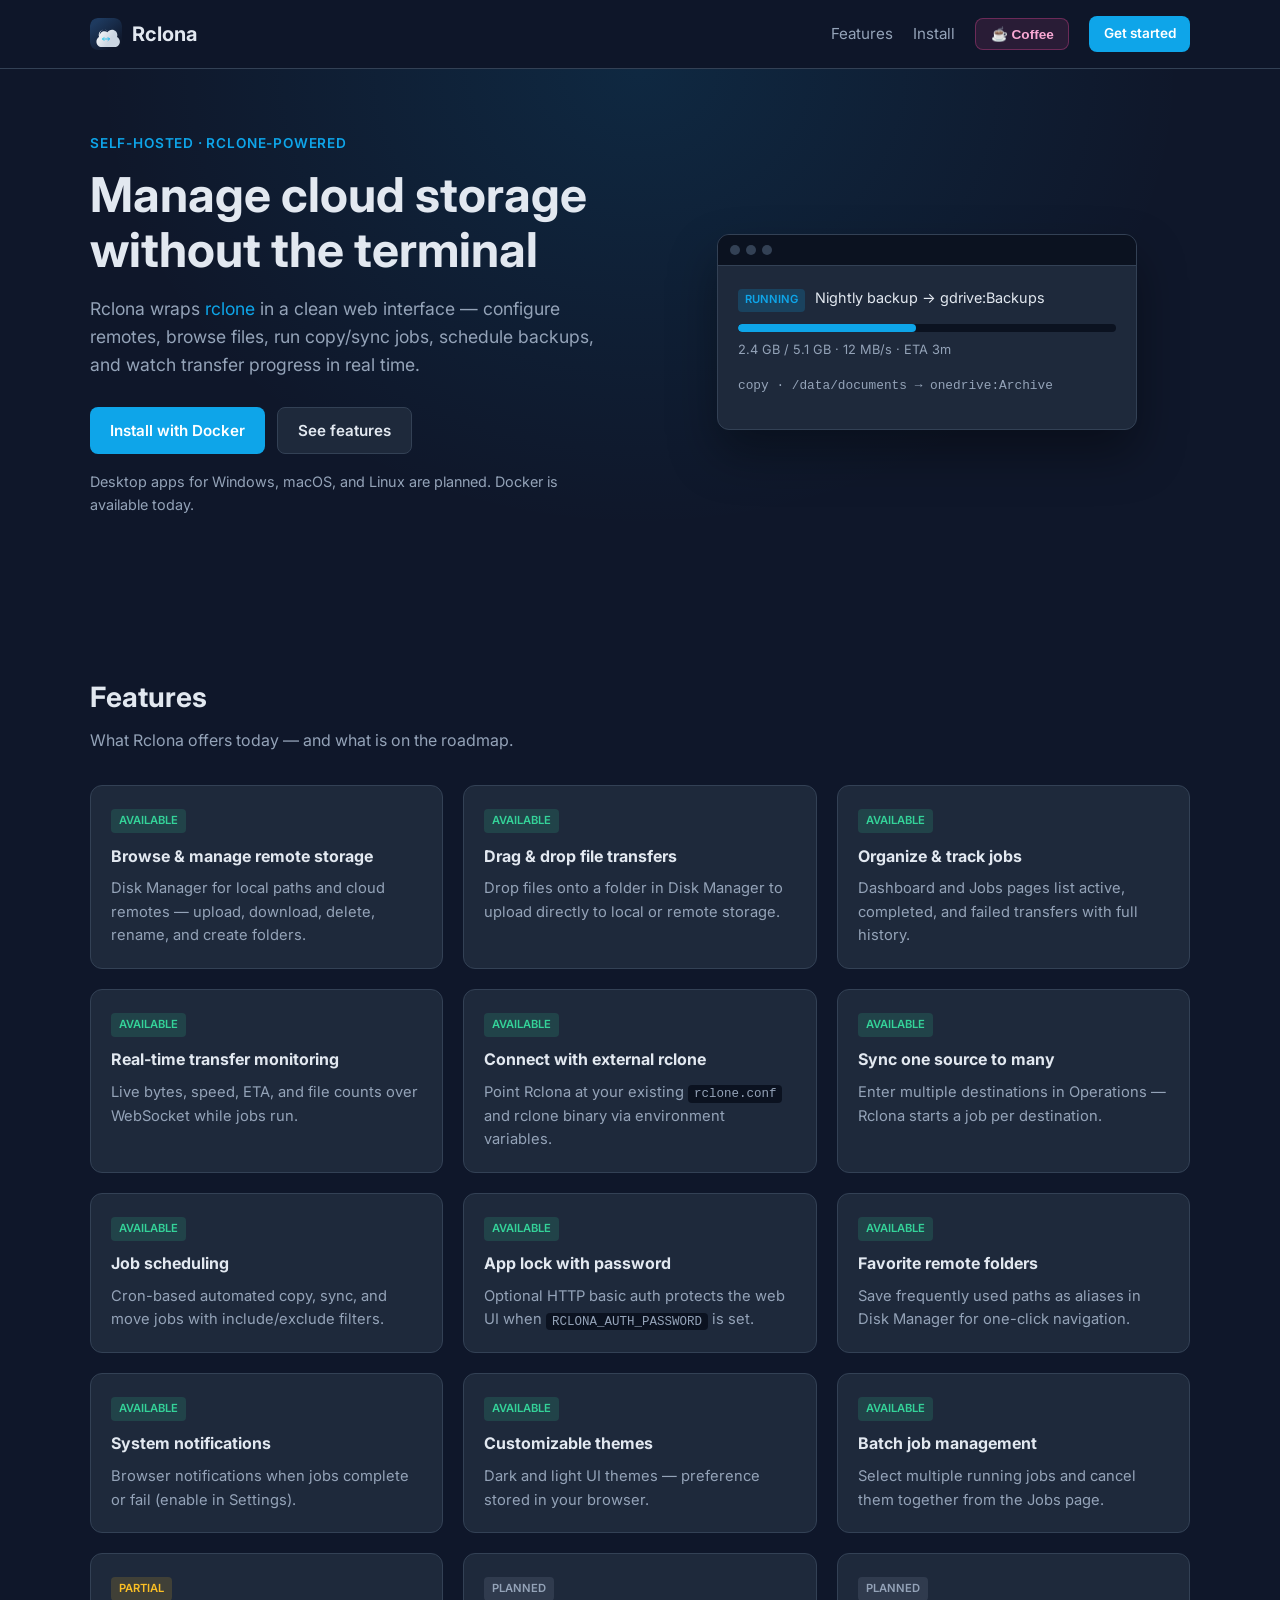
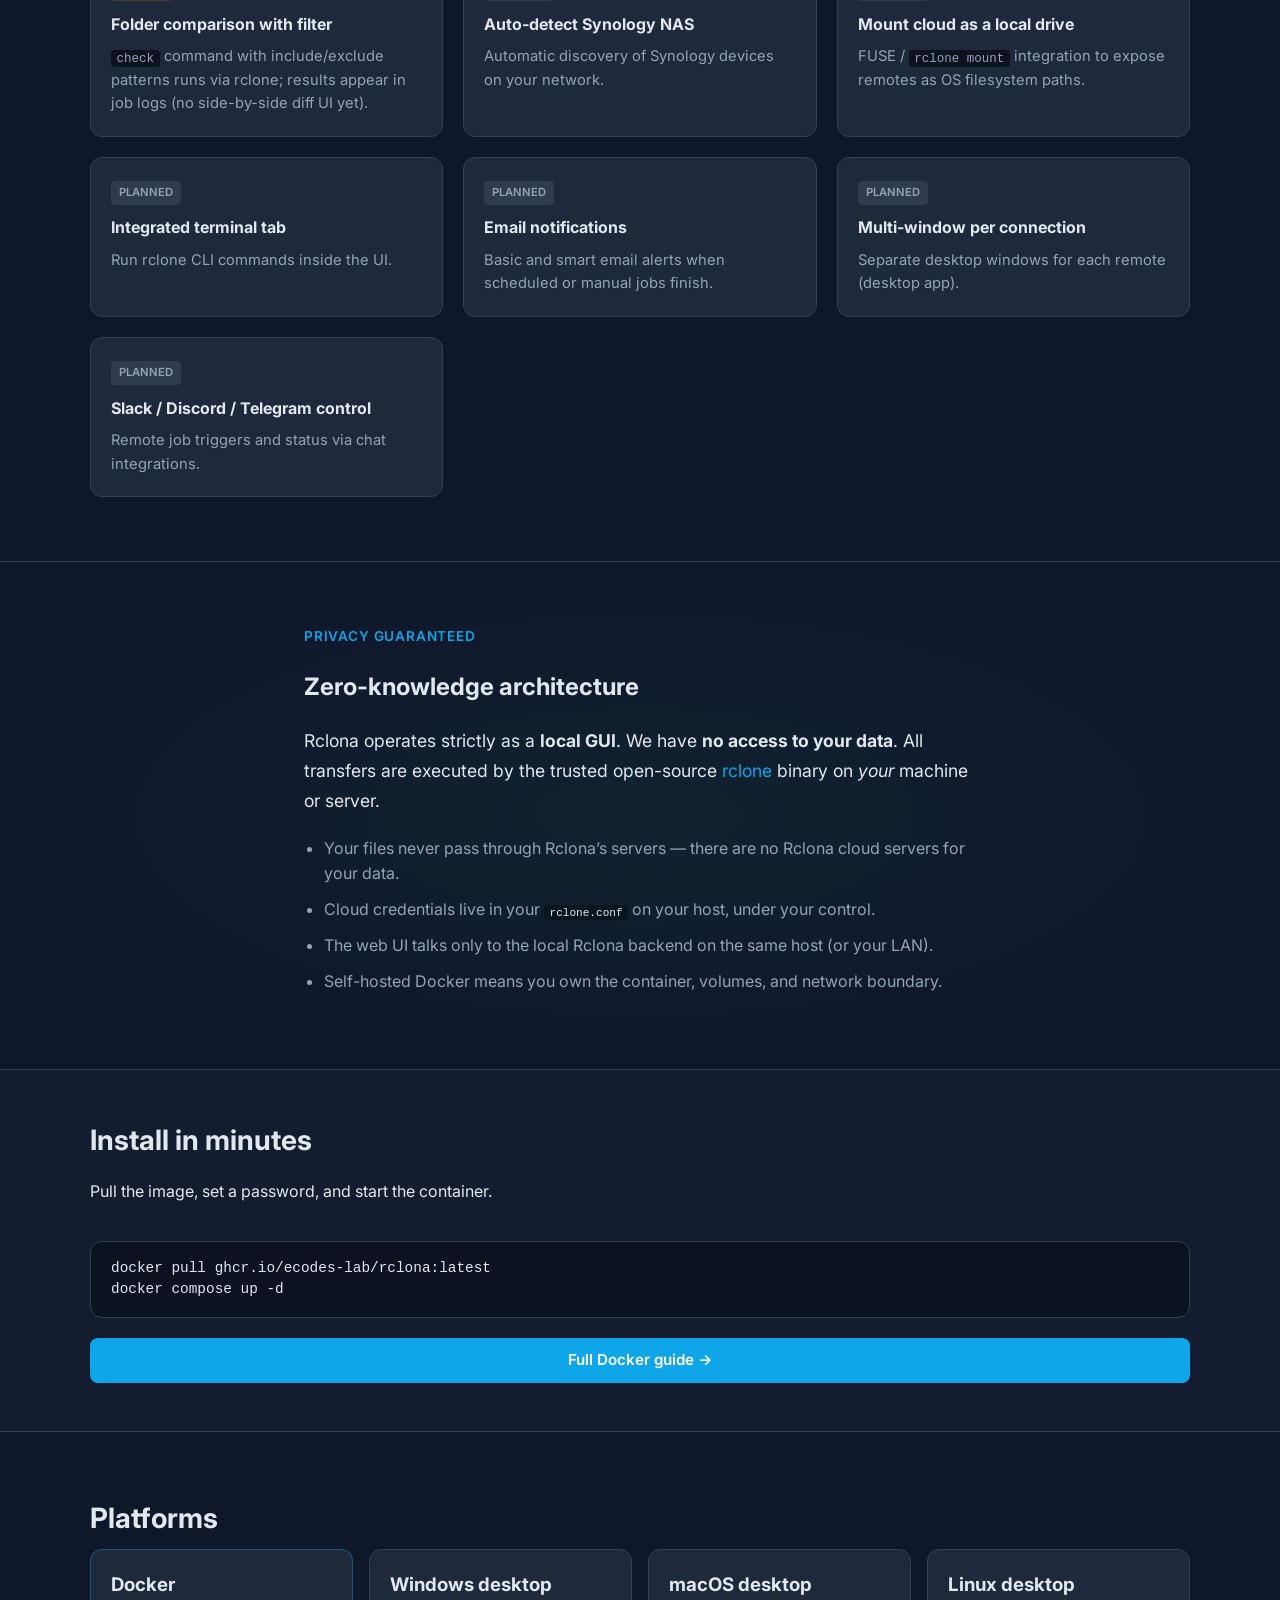
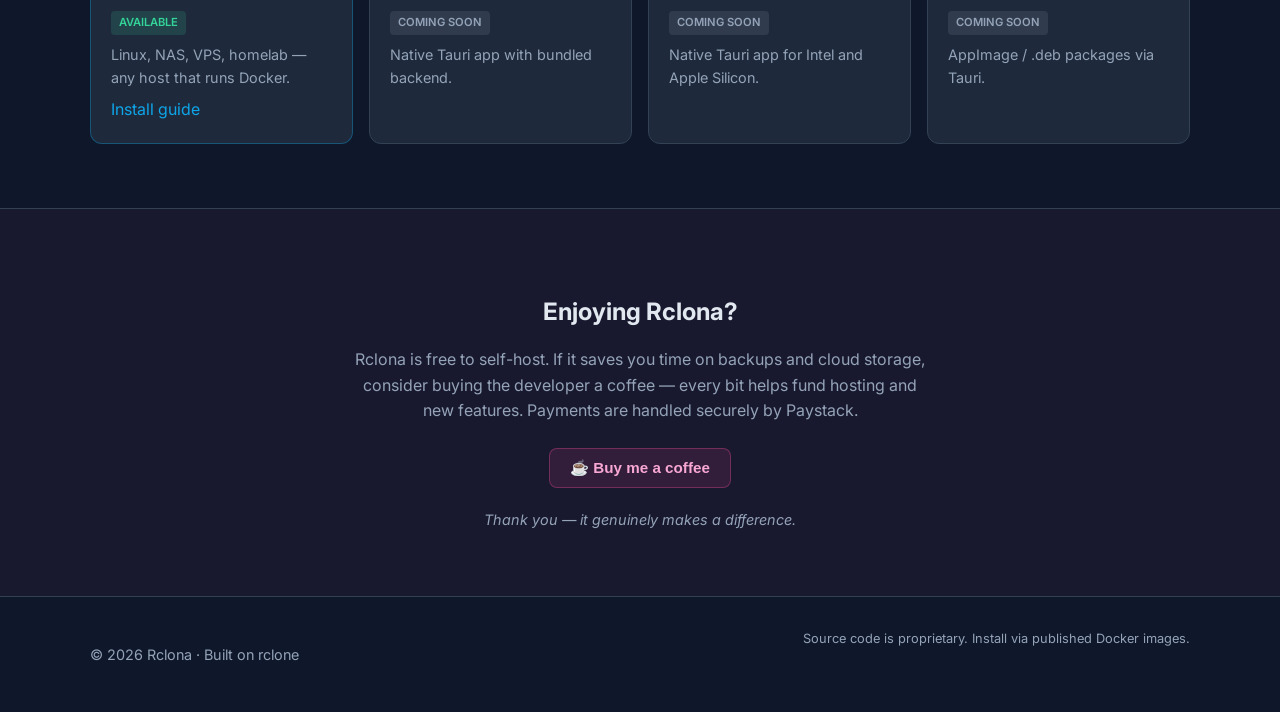
<file: index.html>
<!DOCTYPE html>
<html lang="en">
<head>
  <meta charset="UTF-8" />
  <meta name="viewport" content="width=device-width, initial-scale=1.0" />
  <meta name="description" content="Rclona — a modern web UI for rclone. Manage cloud storage, run backups, schedule sync jobs, and monitor transfers." />
  <meta name="robots" content="index, follow" />
  <meta name="theme-color" content="#0f172a" />
  <title>Rclona — Web UI for rclone</title>
  <link rel="canonical" href="https://rclona.ecodevsystem.com/" />
  <meta property="og:type" content="website" />
  <meta property="og:site_name" content="Rclona" />
  <meta property="og:title" content="Rclona — Web UI for rclone" />
  <meta property="og:description" content="Rclona — a modern web UI for rclone. Manage cloud storage, run backups, schedule sync jobs, and monitor transfers." />
  <meta property="og:url" content="https://rclona.ecodevsystem.com/" />
  <meta property="og:image" content="https://rclona.ecodevsystem.com/assets/images/logo.png" />
  <meta property="og:image:width" content="1024" />
  <meta property="og:image:height" content="1024" />
  <meta name="twitter:card" content="summary" />
  <meta name="twitter:title" content="Rclona — Web UI for rclone" />
  <meta name="twitter:description" content="Rclona — a modern web UI for rclone. Manage cloud storage, run backups, schedule sync jobs, and monitor transfers." />
  <meta name="twitter:image" content="https://rclona.ecodevsystem.com/assets/images/logo.png" />
  <link rel="icon" type="image/svg+xml" href="assets/images/favicon.svg" />
  <link rel="apple-touch-icon" href="assets/images/apple-touch-icon.png" />
  <script type="application/ld+json">
  {
    "@context": "https://schema.org",
    "@type": "SoftwareApplication",
    "name": "Rclona",
    "applicationCategory": "UtilitiesApplication",
    "operatingSystem": "Linux, Docker",
    "description": "A modern web UI for rclone. Manage cloud storage, run backups, schedule sync jobs, and monitor transfers.",
    "url": "https://rclona.ecodevsystem.com/",
    "image": "https://rclona.ecodevsystem.com/assets/images/logo.png",
    "offers": {
      "@type": "Offer",
      "price": "0",
      "priceCurrency": "USD"
    }
  }
  </script>
  <link rel="preconnect" href="https://fonts.googleapis.com" />
  <link rel="preconnect" href="https://fonts.gstatic.com" crossorigin />
  <link href="https://fonts.googleapis.com/css2?family=Inter:wght@400;500;600;700&display=swap" rel="stylesheet" />
  <link rel="stylesheet" href="assets/css/style.css" />
</head>
<body>
  <header class="site-header">
    <div class="container header-inner">
      <a class="logo" href="index.html">
        <img src="assets/images/logo.svg" alt="Rclona" width="32" height="32" class="logo-mark" />
        <span>Rclona</span>
      </a>
      <nav>
        <a href="#features">Features</a>
        <!-- <a href="#privacy">Privacy</a> -->
        <a href="install/docker.html">Install</a>
        <button type="button" class="btn btn-donate btn-sm" data-donate-open data-donate-ui>☕ Coffee</button>
        <a href="install/docker.html" class="btn btn-primary btn-sm">Get started</a>
      </nav>
    </div>
  </header>

  <main>
    <section class="hero">
      <div class="container hero-grid">
        <div>
          <p class="eyebrow">Self-hosted · rclone-powered</p>
          <h1>Manage cloud storage without the terminal</h1>
          <p class="lead">
            Rclona wraps <a href="https://rclone.org/" target="_blank" rel="noopener">rclone</a>
            in a clean web interface — configure remotes, browse files, run copy/sync jobs,
            schedule backups, and watch transfer progress in real time.
          </p>
          <div class="hero-actions">
            <a href="install/docker.html" class="btn btn-primary">Install with Docker</a>
            <a href="#features" class="btn btn-secondary">See features</a>
          </div>
          <p class="hero-note">
            Desktop apps for Windows, macOS, and Linux are planned. Docker is available today.
          </p>
        </div>
        <div class="hero-card">
          <div class="mock-window">
            <div class="mock-titlebar"><span></span><span></span><span></span></div>
            <div class="mock-body">
              <div class="mock-row"><span class="pill blue">running</span> Nightly backup → gdrive:Backups</div>
              <div class="mock-bar"><div class="mock-bar-fill"></div></div>
              <div class="mock-stats">2.4 GB / 5.1 GB · 12 MB/s · ETA 3m</div>
              <div class="mock-row muted">copy · /data/documents → onedrive:Archive</div>
            </div>
          </div>
        </div>
      </div>
    </section>

    <section id="features" class="features">
      <div class="container">
        <h2>Features</h2>
        <p class="section-lead">What Rclona offers today — and what is on the roadmap.</p>
        <div class="feature-grid feature-grid-wide">
          <article class="feature-card">
            <span class="badge green">Available</span>
            <h3>Browse &amp; manage remote storage</h3>
            <p>Disk Manager for local paths and cloud remotes — upload, download, delete, rename, and create folders.</p>
          </article>
          <article class="feature-card">
            <span class="badge green">Available</span>
            <h3>Drag &amp; drop file transfers</h3>
            <p>Drop files onto a folder in Disk Manager to upload directly to local or remote storage.</p>
          </article>
          <article class="feature-card">
            <span class="badge green">Available</span>
            <h3>Organize &amp; track jobs</h3>
            <p>Dashboard and Jobs pages list active, completed, and failed transfers with full history.</p>
          </article>
          <article class="feature-card">
            <span class="badge green">Available</span>
            <h3>Real-time transfer monitoring</h3>
            <p>Live bytes, speed, ETA, and file counts over WebSocket while jobs run.</p>
          </article>
          <article class="feature-card">
            <span class="badge green">Available</span>
            <h3>Connect with external rclone</h3>
            <p>Point Rclona at your existing <code>rclone.conf</code> and rclone binary via environment variables.</p>
          </article>
          <article class="feature-card">
            <span class="badge green">Available</span>
            <h3>Sync one source to many</h3>
            <p>Enter multiple destinations in Operations — Rclona starts a job per destination.</p>
          </article>
          <article class="feature-card">
            <span class="badge green">Available</span>
            <h3>Job scheduling</h3>
            <p>Cron-based automated copy, sync, and move jobs with include/exclude filters.</p>
          </article>
          <article class="feature-card">
            <span class="badge green">Available</span>
            <h3>App lock with password</h3>
            <p>Optional HTTP basic auth protects the web UI when <code>RCLONA_AUTH_PASSWORD</code> is set.</p>
          </article>
          <article class="feature-card">
            <span class="badge green">Available</span>
            <h3>Favorite remote folders</h3>
            <p>Save frequently used paths as aliases in Disk Manager for one-click navigation.</p>
          </article>
          <article class="feature-card">
            <span class="badge green">Available</span>
            <h3>System notifications</h3>
            <p>Browser notifications when jobs complete or fail (enable in Settings).</p>
          </article>
          <article class="feature-card">
            <span class="badge green">Available</span>
            <h3>Customizable themes</h3>
            <p>Dark and light UI themes — preference stored in your browser.</p>
          </article>
          <article class="feature-card">
            <span class="badge green">Available</span>
            <h3>Batch job management</h3>
            <p>Select multiple running jobs and cancel them together from the Jobs page.</p>
          </article>
          <article class="feature-card">
            <span class="badge amber">Partial</span>
            <h3>Folder comparison with filter</h3>
            <p><code>check</code> command with include/exclude patterns runs via rclone; results appear in job logs (no side-by-side diff UI yet).</p>
          </article>
          <article class="feature-card">
            <span class="badge slate">Planned</span>
            <h3>Auto-detect Synology NAS</h3>
            <p>Automatic discovery of Synology devices on your network.</p>
          </article>
          <article class="feature-card">
            <span class="badge slate">Planned</span>
            <h3>Mount cloud as a local drive</h3>
            <p>FUSE / <code>rclone mount</code> integration to expose remotes as OS filesystem paths.</p>
          </article>
          <article class="feature-card">
            <span class="badge slate">Planned</span>
            <h3>Integrated terminal tab</h3>
            <p>Run rclone CLI commands inside the UI.</p>
          </article>
          <article class="feature-card">
            <span class="badge slate">Planned</span>
            <h3>Email notifications</h3>
            <p>Basic and smart email alerts when scheduled or manual jobs finish.</p>
          </article>
          <article class="feature-card">
            <span class="badge slate">Planned</span>
            <h3>Multi-window per connection</h3>
            <p>Separate desktop windows for each remote (desktop app).</p>
          </article>
          <article class="feature-card">
            <span class="badge slate">Planned</span>
            <h3>Slack / Discord / Telegram control</h3>
            <p>Remote job triggers and status via chat integrations.</p>
          </article>
        </div>
      </div>
    </section>

    <section id="privacy" class="privacy-section">
      <div class="container privacy-inner">
        <p class="eyebrow">Privacy guaranteed</p>
        <h2>Zero-knowledge architecture</h2>
        <p class="privacy-lead">
          Rclona operates strictly as a <strong>local GUI</strong>.
          We have <strong>no access to your data</strong>. All transfers are executed by the
          trusted open-source <a href="https://rclone.org/" target="_blank" rel="noopener">rclone</a> binary
          on <em>your</em> machine or server.
        </p>
        <ul class="privacy-list">
          <li>Your files never pass through Rclona’s servers — there are no Rclona cloud servers for your data.</li>
          <li>Cloud credentials live in your <code>rclone.conf</code> on your host, under your control.</li>
          <li>The web UI talks only to the local Rclona backend on the same host (or your LAN).</li>
          <li>Self-hosted Docker means you own the container, volumes, and network boundary.</li>
        </ul>
      </div>
    </section>

    <section class="install-teaser">
      <div class="container install-teaser-inner">
        <div>
          <h2>Install in minutes</h2>
          <p>Pull the image, set a password, and start the container.</p>
        </div>
        <pre class="code-block"><code>docker pull ghcr.io/ecodes-lab/rclona:latest
docker compose up -d</code></pre>
        <a href="install/docker.html" class="btn btn-primary">Full Docker guide →</a>
      </div>
    </section>

    <section class="platforms">
      <div class="container">
        <h2>Platforms</h2>
        <div class="platform-grid">
          <div class="platform-card available">
            <h3>Docker</h3>
            <span class="badge green">Available</span>
            <p>Linux, NAS, VPS, homelab — any host that runs Docker.</p>
            <a href="install/docker.html">Install guide</a>
          </div>
          <div class="platform-card">
            <h3>Windows desktop</h3>
            <span class="badge slate">Coming soon</span>
            <p>Native Tauri app with bundled backend.</p>
          </div>
          <div class="platform-card">
            <h3>macOS desktop</h3>
            <span class="badge slate">Coming soon</span>
            <p>Native Tauri app for Intel and Apple Silicon.</p>
          </div>
          <div class="platform-card">
            <h3>Linux desktop</h3>
            <span class="badge slate">Coming soon</span>
            <p>AppImage / .deb packages via Tauri.</p>
          </div>
        </div>
      </div>
    </section>

    <section id="support" class="support-section" data-donate-ui>
      <div class="container support-inner">
        <h2>Enjoying Rclona?</h2>
        <p>
          Rclona is free to self-host. If it saves you time on backups and cloud storage,
          consider buying the developer a coffee — every bit helps fund hosting and new features.
          Payments are handled securely by Paystack.
        </p>
        <button type="button" class="btn btn-donate" data-donate-open>☕ Buy me a coffee</button>
        <p class="support-thanks">Thank you — it genuinely makes a difference.</p>
      </div>
    </section>
  </main>

  <div id="donate-modal" class="donate-modal-overlay" hidden aria-hidden="true" role="dialog" aria-labelledby="donate-modal-title" aria-modal="true">
    <div class="donate-modal">
      <button type="button" class="donate-modal-close" data-donate-close aria-label="Close">&times;</button>
      <h2 id="donate-modal-title">Support Rclona</h2>
      <p class="donate-modal-lead">Pick an amount — secure checkout via Paystack.</p>
      <div id="donate-modal-tiers" class="donate-tiers"></div>
      <p class="donate-modal-thanks">Thank you for your kindness!</p>
    </div>
  </div>

  <footer class="site-footer">
    <div class="container footer-inner">
      <p>© <span id="year"></span> Rclona · Built on rclone</p>
      <p class="footer-note">Source code is proprietary. Install via published Docker images.</p>
    </div>
  </footer>
  <script src="assets/js/donate-config.js"></script>
  <script src="assets/js/donate.js"></script>
  <script>document.getElementById("year").textContent = new Date().getFullYear();</script>
</body>
</html>
</file>
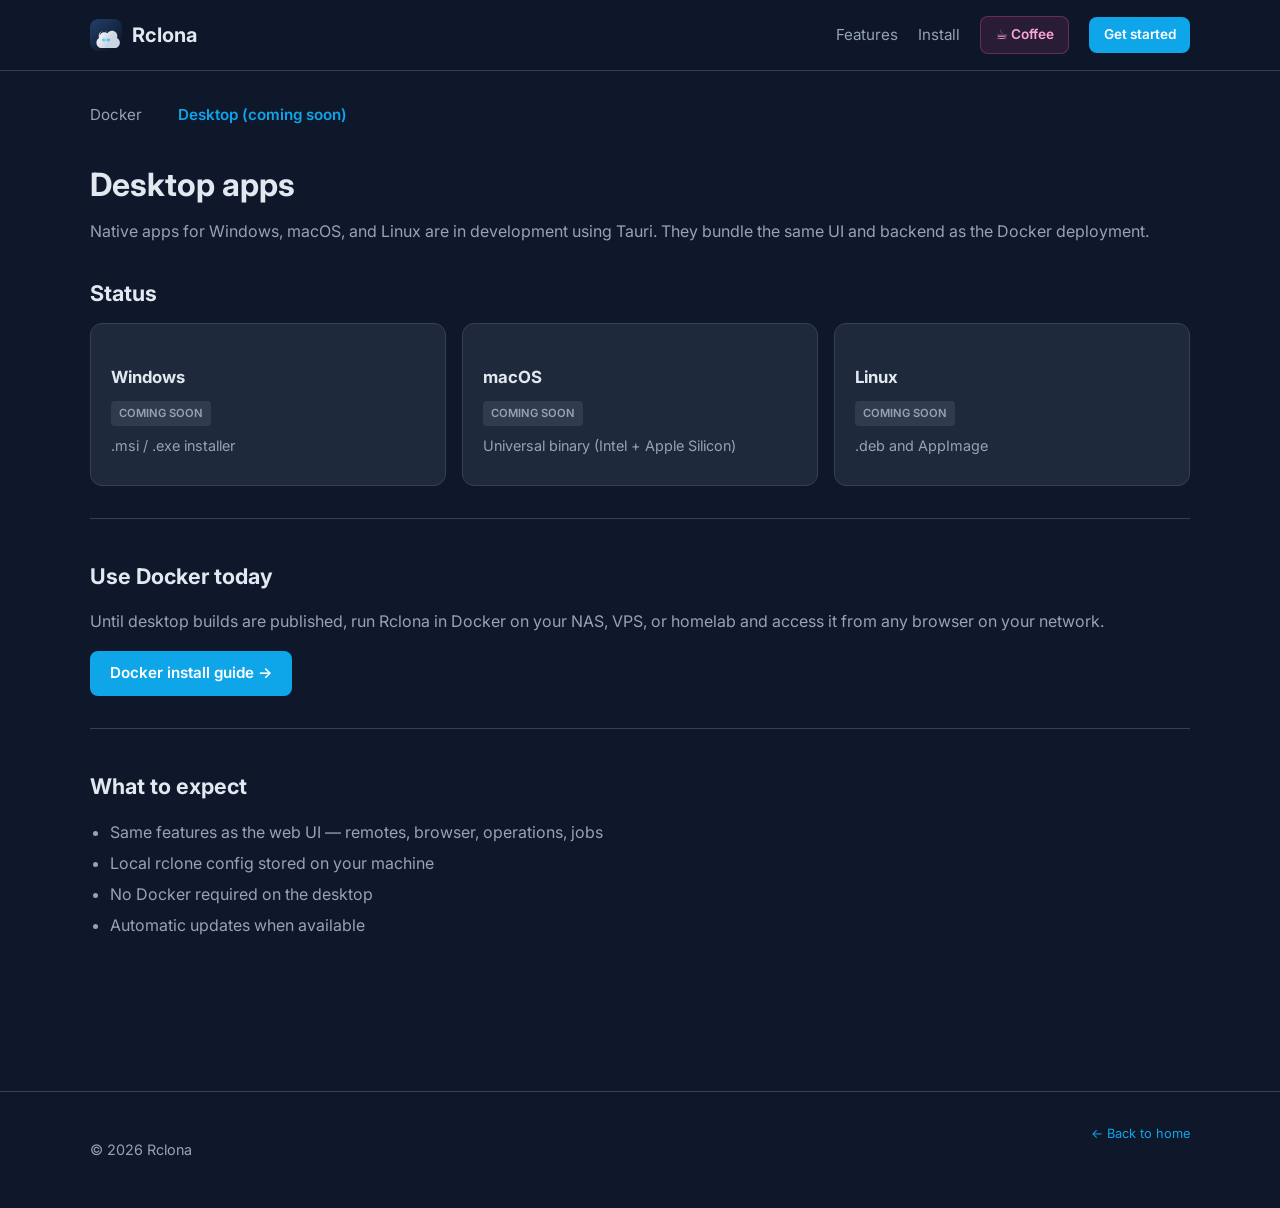
<file: install/desktop.html>
<!DOCTYPE html>
<html lang="en">
<head>
  <meta charset="UTF-8" />
  <meta name="viewport" content="width=device-width, initial-scale=1.0" />
  <meta name="description" content="Rclona desktop apps for Windows, macOS, and Linux — coming soon." />
  <meta name="robots" content="index, follow" />
  <meta name="theme-color" content="#0f172a" />
  <title>Desktop apps — coming soon</title>
  <link rel="canonical" href="https://rclona.ecodevsystem.com/install/desktop.html" />
  <meta property="og:type" content="article" />
  <meta property="og:site_name" content="Rclona" />
  <meta property="og:title" content="Rclona desktop apps — coming soon" />
  <meta property="og:description" content="Rclona desktop apps for Windows, macOS, and Linux — coming soon." />
  <meta property="og:url" content="https://rclona.ecodevsystem.com/install/desktop.html" />
  <meta property="og:image" content="https://rclona.ecodevsystem.com/assets/images/logo.png" />
  <meta property="og:image:width" content="1024" />
  <meta property="og:image:height" content="1024" />
  <meta name="twitter:card" content="summary" />
  <meta name="twitter:title" content="Rclona desktop apps — coming soon" />
  <meta name="twitter:description" content="Rclona desktop apps for Windows, macOS, and Linux — coming soon." />
  <meta name="twitter:image" content="https://rclona.ecodevsystem.com/assets/images/logo.png" />
  <link rel="icon" type="image/svg+xml" href="../assets/images/favicon.svg" />
  <link rel="apple-touch-icon" href="../assets/images/apple-touch-icon.png" />
  <script type="application/ld+json">
  {
    "@context": "https://schema.org",
    "@type": "WebPage",
    "name": "Rclona desktop apps — coming soon",
    "description": "Rclona desktop apps for Windows, macOS, and Linux — coming soon.",
    "url": "https://rclona.ecodevsystem.com/install/desktop.html",
    "isPartOf": {
      "@type": "WebSite",
      "name": "Rclona",
      "url": "https://rclona.ecodevsystem.com/"
    }
  }
  </script>
  <link rel="preconnect" href="https://fonts.googleapis.com" />
  <link rel="preconnect" href="https://fonts.gstatic.com" crossorigin />
  <link href="https://fonts.googleapis.com/css2?family=Inter:wght@400;500;600;700&display=swap" rel="stylesheet" />
  <link rel="stylesheet" href="../assets/css/style.css" />
</head>
<body>
  <header class="site-header">
    <div class="container header-inner">
      <a class="logo" href="../index.html">
        <img src="../assets/images/logo.svg" alt="Rclona" width="32" height="32" class="logo-mark" />
        <span>Rclona</span>
      </a>
      <nav>
        <a href="../index.html#features">Features</a>
        <a href="docker.html">Install</a>
        <a href="../index.html?donate=1#support" class="btn btn-donate btn-sm" data-donate-ui>☕ Coffee</a>
        <a href="docker.html" class="btn btn-primary btn-sm">Get started</a>
      </nav>
    </div>
  </header>

  <main class="docs-page">
    <div class="container">
      <nav class="docs-nav">
        <a href="docker.html">Docker</a>
        <a href="desktop.html" class="active">Desktop (coming soon)</a>
      </nav>

      <h1>Desktop apps</h1>
      <p class="docs-lead">
        Native apps for Windows, macOS, and Linux are in development using Tauri.
        They bundle the same UI and backend as the Docker deployment.
      </p>

      <section class="doc-section">
        <h2>Status</h2>
        <div class="platform-grid">
          <div class="platform-card">
            <h3>Windows</h3>
            <span class="badge slate">Coming soon</span>
            <p>.msi / .exe installer</p>
          </div>
          <div class="platform-card">
            <h3>macOS</h3>
            <span class="badge slate">Coming soon</span>
            <p>Universal binary (Intel + Apple Silicon)</p>
          </div>
          <div class="platform-card">
            <h3>Linux</h3>
            <span class="badge slate">Coming soon</span>
            <p>.deb and AppImage</p>
          </div>
        </div>
      </section>

      <section class="doc-section">
        <h2>Use Docker today</h2>
        <p>
          Until desktop builds are published, run Rclona in Docker on your NAS, VPS,
          or homelab and access it from any browser on your network.
        </p>
        <a href="docker.html" class="btn btn-primary">Docker install guide →</a>
      </section>

      <section class="doc-section">
        <h2>What to expect</h2>
        <ul>
          <li>Same features as the web UI — remotes, browser, operations, jobs</li>
          <li>Local rclone config stored on your machine</li>
          <li>No Docker required on the desktop</li>
          <li>Automatic updates when available</li>
        </ul>
      </section>
    </div>
  </main>

  <footer class="site-footer">
    <div class="container footer-inner">
      <p>© <span id="year"></span> Rclona</p>
      <p class="footer-note"><a href="../index.html">← Back to home</a></p>
    </div>
  </footer>
  <script src="../assets/js/donate-config.js"></script>
  <script src="../assets/js/donate.js"></script>
  <script>document.getElementById("year").textContent = new Date().getFullYear();</script>
</body>
</html>
</file>
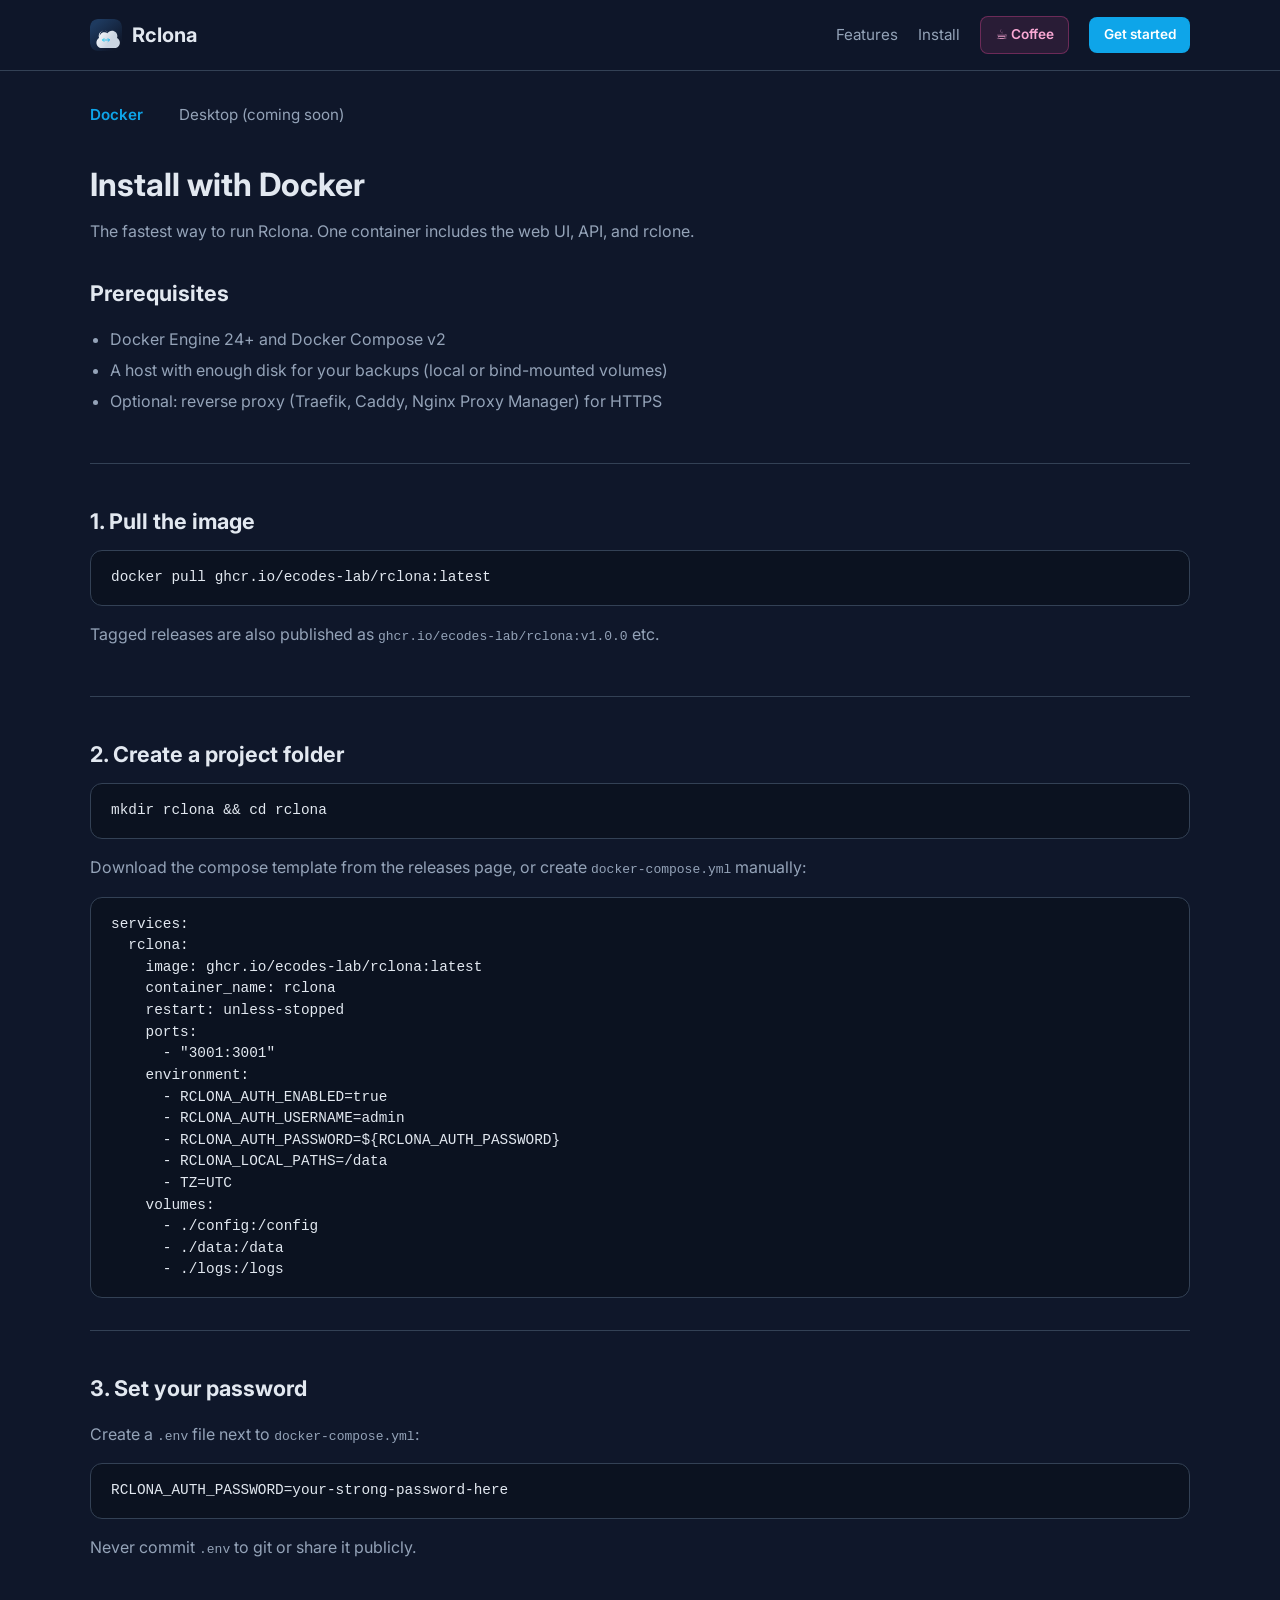
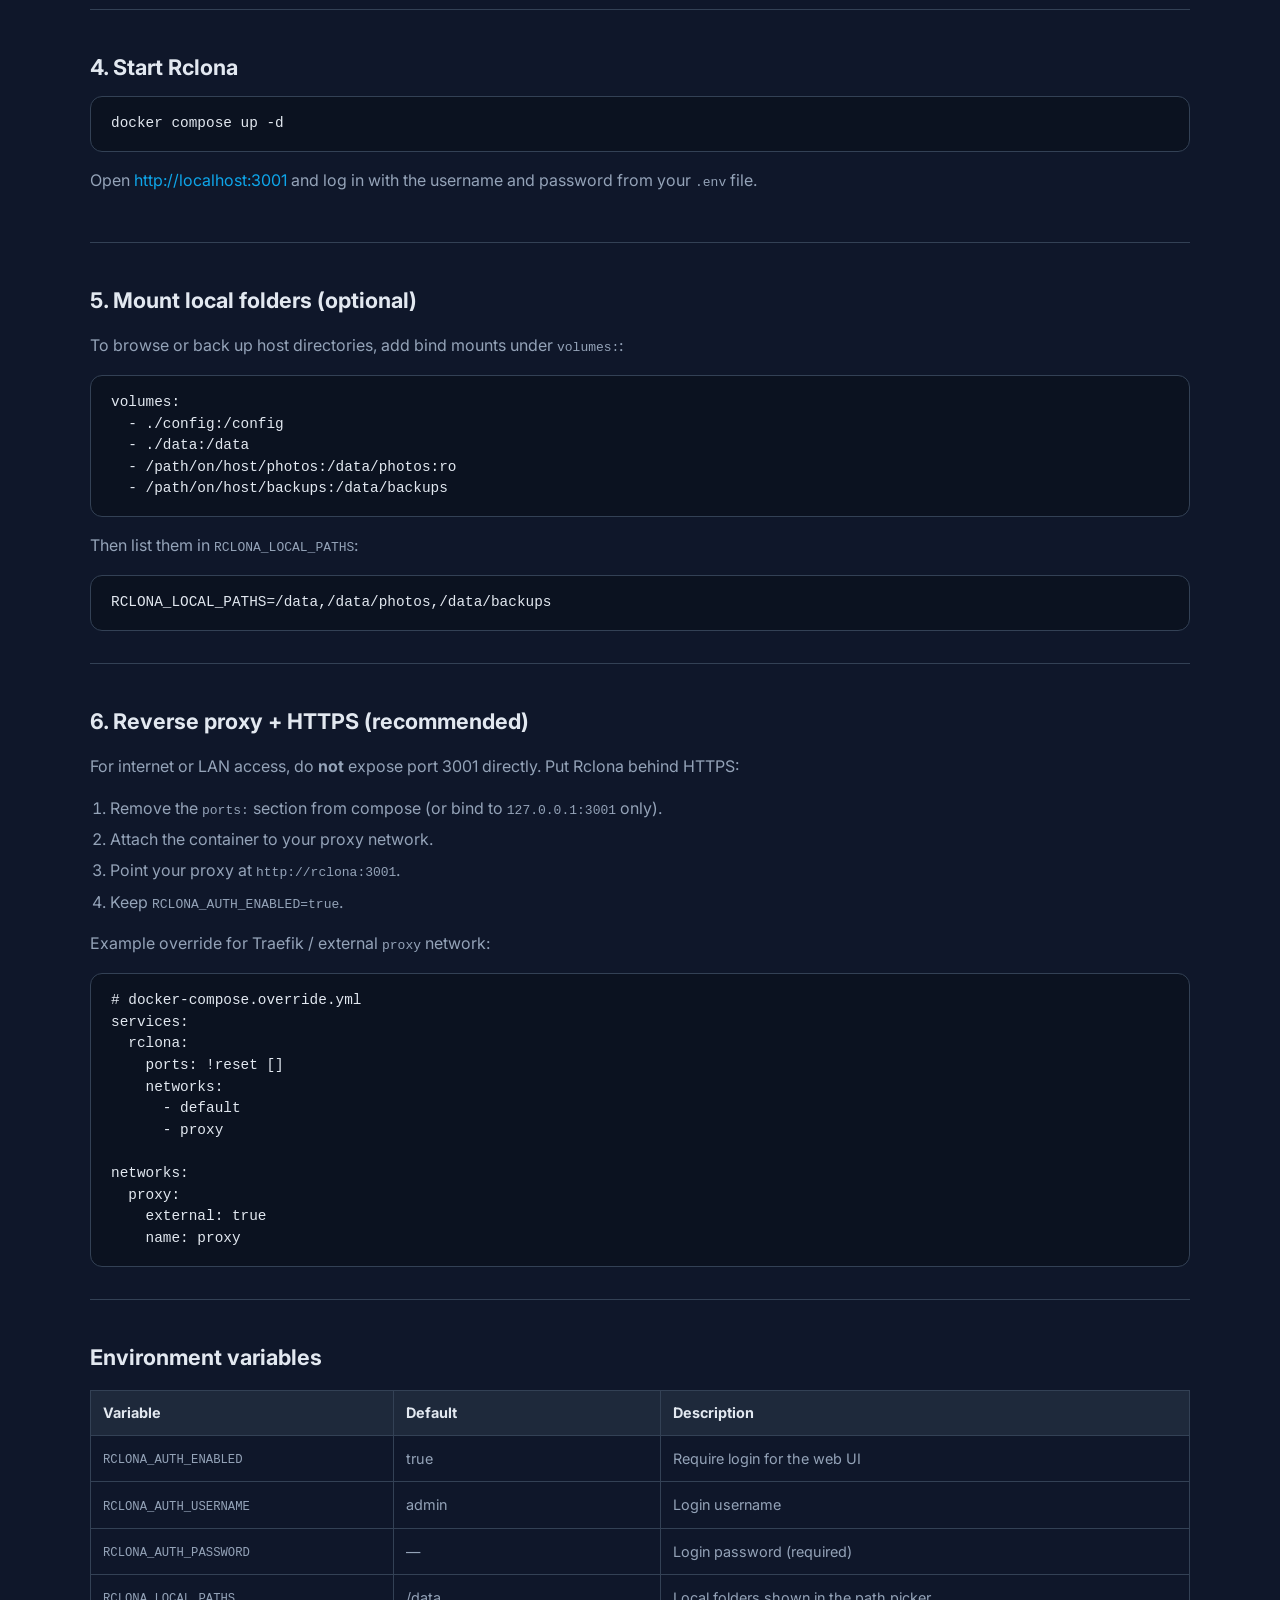
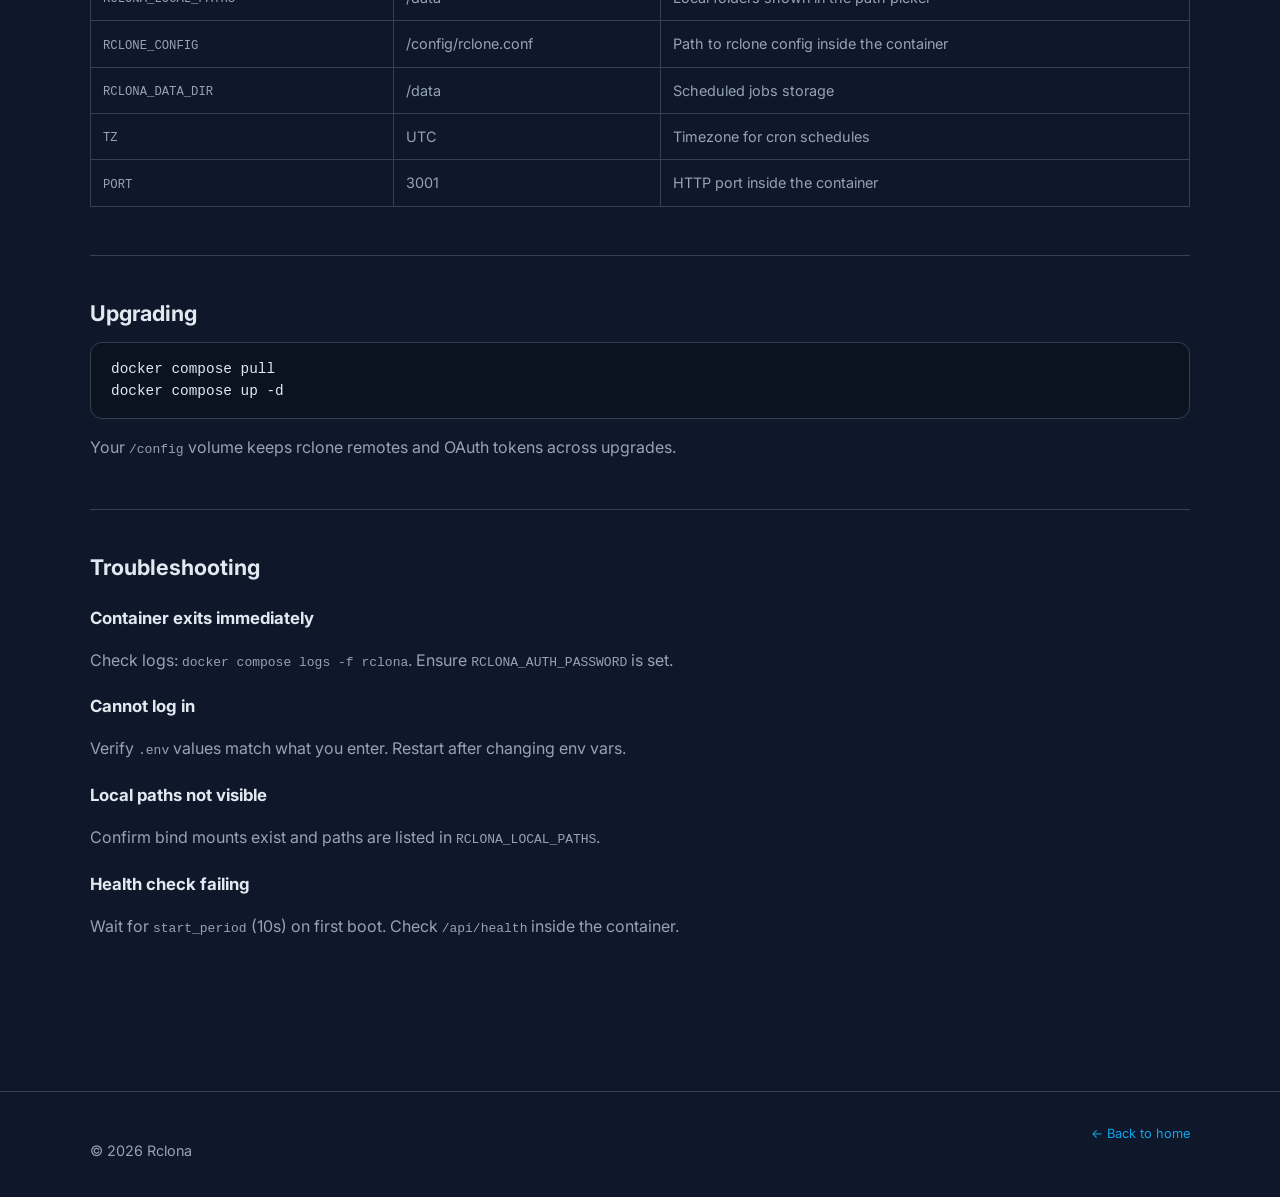
<file: install/docker.html>
<!DOCTYPE html>
<html lang="en">
<head>
  <meta charset="UTF-8" />
  <meta name="viewport" content="width=device-width, initial-scale=1.0" />
  <meta name="description" content="Install Rclona with Docker — pull the image, configure auth, mount volumes, and run behind a reverse proxy." />
  <meta name="robots" content="index, follow" />
  <meta name="theme-color" content="#0f172a" />
  <title>Install Rclona with Docker</title>
  <link rel="canonical" href="https://rclona.ecodevsystem.com/install/docker.html" />
  <meta property="og:type" content="article" />
  <meta property="og:site_name" content="Rclona" />
  <meta property="og:title" content="Install Rclona with Docker" />
  <meta property="og:description" content="Install Rclona with Docker — pull the image, configure auth, mount volumes, and run behind a reverse proxy." />
  <meta property="og:url" content="https://rclona.ecodevsystem.com/install/docker.html" />
  <meta property="og:image" content="https://rclona.ecodevsystem.com/assets/images/logo.png" />
  <meta property="og:image:width" content="1024" />
  <meta property="og:image:height" content="1024" />
  <meta name="twitter:card" content="summary" />
  <meta name="twitter:title" content="Install Rclona with Docker" />
  <meta name="twitter:description" content="Install Rclona with Docker — pull the image, configure auth, mount volumes, and run behind a reverse proxy." />
  <meta name="twitter:image" content="https://rclona.ecodevsystem.com/assets/images/logo.png" />
  <link rel="icon" type="image/svg+xml" href="../assets/images/favicon.svg" />
  <link rel="apple-touch-icon" href="../assets/images/apple-touch-icon.png" />
  <script type="application/ld+json">
  {
    "@context": "https://schema.org",
    "@type": "WebPage",
    "name": "Install Rclona with Docker",
    "description": "Install Rclona with Docker — pull the image, configure auth, mount volumes, and run behind a reverse proxy.",
    "url": "https://rclona.ecodevsystem.com/install/docker.html",
    "isPartOf": {
      "@type": "WebSite",
      "name": "Rclona",
      "url": "https://rclona.ecodevsystem.com/"
    }
  }
  </script>
  <link rel="preconnect" href="https://fonts.googleapis.com" />
  <link rel="preconnect" href="https://fonts.gstatic.com" crossorigin />
  <link href="https://fonts.googleapis.com/css2?family=Inter:wght@400;500;600;700&display=swap" rel="stylesheet" />
  <link rel="stylesheet" href="../assets/css/style.css" />
</head>
<body>
  <header class="site-header">
    <div class="container header-inner">
      <a class="logo" href="../index.html">
        <img src="../assets/images/logo.svg" alt="Rclona" width="32" height="32" class="logo-mark" />
        <span>Rclona</span>
      </a>
      <nav>
        <a href="../index.html#features">Features</a>
        <a href="docker.html" class="active">Install</a>
        <a href="../index.html?donate=1#support" class="btn btn-donate btn-sm" data-donate-ui>☕ Coffee</a>
        <a href="docker.html" class="btn btn-primary btn-sm">Get started</a>
      </nav>
    </div>
  </header>

  <main class="docs-page">
    <div class="container">
      <nav class="docs-nav">
        <a href="docker.html" class="active">Docker</a>
        <a href="desktop.html">Desktop (coming soon)</a>
      </nav>

      <h1>Install with Docker</h1>
      <p class="docs-lead">
        The fastest way to run Rclona. One container includes the web UI, API, and rclone.
      </p>

      <section class="doc-section">
        <h2>Prerequisites</h2>
        <ul>
          <li>Docker Engine 24+ and Docker Compose v2</li>
          <li>A host with enough disk for your backups (local or bind-mounted volumes)</li>
          <li>Optional: reverse proxy (Traefik, Caddy, Nginx Proxy Manager) for HTTPS</li>
        </ul>
      </section>

      <section class="doc-section">
        <h2>1. Pull the image</h2>
        <pre class="code-block"><code>docker pull ghcr.io/ecodes-lab/rclona:latest</code></pre>
        <p>Tagged releases are also published as <code>ghcr.io/ecodes-lab/rclona:v1.0.0</code> etc.</p>
      </section>

      <section class="doc-section">
        <h2>2. Create a project folder</h2>
        <pre class="code-block"><code>mkdir rclona && cd rclona</code></pre>
        <p>Download the compose template from the releases page, or create <code>docker-compose.yml</code> manually:</p>
        <pre class="code-block"><code>services:
  rclona:
    image: ghcr.io/ecodes-lab/rclona:latest
    container_name: rclona
    restart: unless-stopped
    ports:
      - "3001:3001"
    environment:
      - RCLONA_AUTH_ENABLED=true
      - RCLONA_AUTH_USERNAME=admin
      - RCLONA_AUTH_PASSWORD=${RCLONA_AUTH_PASSWORD}
      - RCLONA_LOCAL_PATHS=/data
      - TZ=UTC
    volumes:
      - ./config:/config
      - ./data:/data
      - ./logs:/logs</code></pre>
      </section>

      <section class="doc-section">
        <h2>3. Set your password</h2>
        <p>Create a <code>.env</code> file next to <code>docker-compose.yml</code>:</p>
        <pre class="code-block"><code>RCLONA_AUTH_PASSWORD=your-strong-password-here</code></pre>
        <p>Never commit <code>.env</code> to git or share it publicly.</p>
      </section>

      <section class="doc-section">
        <h2>4. Start Rclona</h2>
        <pre class="code-block"><code>docker compose up -d</code></pre>
        <p>Open <a href="http://localhost:3001">http://localhost:3001</a> and log in with the username and password from your <code>.env</code> file.</p>
      </section>

      <section class="doc-section">
        <h2>5. Mount local folders (optional)</h2>
        <p>To browse or back up host directories, add bind mounts under <code>volumes:</code>:</p>
        <pre class="code-block"><code>volumes:
  - ./config:/config
  - ./data:/data
  - /path/on/host/photos:/data/photos:ro
  - /path/on/host/backups:/data/backups</code></pre>
        <p>Then list them in <code>RCLONA_LOCAL_PATHS</code>:</p>
        <pre class="code-block"><code>RCLONA_LOCAL_PATHS=/data,/data/photos,/data/backups</code></pre>
      </section>

      <section class="doc-section">
        <h2>6. Reverse proxy + HTTPS (recommended)</h2>
        <p>For internet or LAN access, do <strong>not</strong> expose port 3001 directly. Put Rclona behind HTTPS:</p>
        <ol>
          <li>Remove the <code>ports:</code> section from compose (or bind to <code>127.0.0.1:3001</code> only).</li>
          <li>Attach the container to your proxy network.</li>
          <li>Point your proxy at <code>http://rclona:3001</code>.</li>
          <li>Keep <code>RCLONA_AUTH_ENABLED=true</code>.</li>
        </ol>
        <p>Example override for Traefik / external <code>proxy</code> network:</p>
        <pre class="code-block"><code># docker-compose.override.yml
services:
  rclona:
    ports: !reset []
    networks:
      - default
      - proxy

networks:
  proxy:
    external: true
    name: proxy</code></pre>
      </section>

      <section class="doc-section">
        <h2>Environment variables</h2>
        <table class="env-table">
          <thead>
            <tr><th>Variable</th><th>Default</th><th>Description</th></tr>
          </thead>
          <tbody>
            <tr><td><code>RCLONA_AUTH_ENABLED</code></td><td>true</td><td>Require login for the web UI</td></tr>
            <tr><td><code>RCLONA_AUTH_USERNAME</code></td><td>admin</td><td>Login username</td></tr>
            <tr><td><code>RCLONA_AUTH_PASSWORD</code></td><td>—</td><td>Login password (required)</td></tr>
            <tr><td><code>RCLONA_LOCAL_PATHS</code></td><td>/data</td><td>Local folders shown in the path picker</td></tr>
            <tr><td><code>RCLONE_CONFIG</code></td><td>/config/rclone.conf</td><td>Path to rclone config inside the container</td></tr>
            <tr><td><code>RCLONA_DATA_DIR</code></td><td>/data</td><td>Scheduled jobs storage</td></tr>
            <tr><td><code>TZ</code></td><td>UTC</td><td>Timezone for cron schedules</td></tr>
            <tr><td><code>PORT</code></td><td>3001</td><td>HTTP port inside the container</td></tr>
          </tbody>
        </table>
      </section>

      <section class="doc-section">
        <h2>Upgrading</h2>
        <pre class="code-block"><code>docker compose pull
docker compose up -d</code></pre>
        <p>Your <code>/config</code> volume keeps rclone remotes and OAuth tokens across upgrades.</p>
      </section>

      <section class="doc-section">
        <h2>Troubleshooting</h2>
        <h3>Container exits immediately</h3>
        <p>Check logs: <code>docker compose logs -f rclona</code>. Ensure <code>RCLONA_AUTH_PASSWORD</code> is set.</p>
        <h3>Cannot log in</h3>
        <p>Verify <code>.env</code> values match what you enter. Restart after changing env vars.</p>
        <h3>Local paths not visible</h3>
        <p>Confirm bind mounts exist and paths are listed in <code>RCLONA_LOCAL_PATHS</code>.</p>
        <h3>Health check failing</h3>
        <p>Wait for <code>start_period</code> (10s) on first boot. Check <code>/api/health</code> inside the container.</p>
      </section>
    </div>
  </main>

  <footer class="site-footer">
    <div class="container footer-inner">
      <p>© <span id="year"></span> Rclona</p>
      <p class="footer-note"><a href="../index.html">← Back to home</a></p>
    </div>
  </footer>
  <script src="../assets/js/donate-config.js"></script>
  <script src="../assets/js/donate.js"></script>
  <script>document.getElementById("year").textContent = new Date().getFullYear();</script>
</body>
</html>
</file>
<file: assets/css/style.css>
/* Rclona landing page */

:root {
  --bg: #0f172a;
  --surface: #1e293b;
  --surface-2: #334155;
  --text: #e2e8f0;
  --muted: #94a3b8;
  --brand: #0ea5e9;
  --brand-hover: #0284c7;
  --green: #34d399;
  --border: #334155;
  --radius: 12px;
  --font: "Inter", ui-sans-serif, system-ui, sans-serif;
}

* { box-sizing: border-box; }

body {
  margin: 0;
  font-family: var(--font);
  background: var(--bg);
  color: var(--text);
  line-height: 1.6;
  -webkit-font-smoothing: antialiased;
}

a { color: var(--brand); text-decoration: none; }
a:hover { color: var(--brand-hover); }

.container {
  width: min(1100px, 92vw);
  margin: 0 auto;
}

.site-header {
  position: sticky;
  top: 0;
  z-index: 10;
  backdrop-filter: blur(10px);
  background: rgba(15, 23, 42, 0.85);
  border-bottom: 1px solid var(--border);
}

.header-inner {
  display: flex;
  align-items: center;
  justify-content: space-between;
  padding: 1rem 0;
}

.logo {
  display: inline-flex;
  align-items: center;
  gap: 0.6rem;
  font-weight: 700;
  font-size: 1.25rem;
  color: var(--text);
}

.logo-mark {
  display: block;
  border-radius: 8px;
}

nav { display: flex; align-items: center; gap: 1.25rem; }
nav a { color: var(--muted); font-size: 0.95rem; }
nav a:hover { color: var(--text); }

.btn {
  display: inline-flex;
  align-items: center;
  justify-content: center;
  padding: 0.65rem 1.25rem;
  border-radius: 8px;
  font-weight: 600;
  font-size: 0.95rem;
  border: none;
  cursor: pointer;
  transition: background 0.15s;
}

.btn-sm { padding: 0.45rem 0.9rem; font-size: 0.85rem; }
.btn-primary { background: var(--brand); color: white; }
.btn-primary:hover { background: var(--brand-hover); color: white; }
.btn-secondary {
  background: var(--surface);
  color: var(--text);
  border: 1px solid var(--border);
}
.btn-secondary:hover { background: var(--surface-2); color: var(--text); }

.btn-secondary:hover { background: var(--surface-2); color: var(--text); }

.btn-donate {
  background: rgba(236, 72, 153, 0.12);
  color: #f9a8d4;
  border: 1px solid rgba(236, 72, 153, 0.35);
}
.btn-donate:hover { background: rgba(236, 72, 153, 0.22); color: #fbcfe8; }
.btn-donate.donate-unconfigured { opacity: 0.55; cursor: help; }

/* Hidden until donationsEnabled is true in donate-config.js */
[data-donate-ui] { display: none !important; }
html.donations-enabled a.btn[data-donate-ui],
html.donations-enabled button.btn[data-donate-ui] {
  display: inline-flex !important;
}
html.donations-enabled section[data-donate-ui].support-section {
  display: block !important;
}

.support-section {
  padding: 4rem 0;
  border-top: 1px solid var(--border);
  background: rgba(236, 72, 153, 0.04);
}
.support-inner { text-align: center; max-width: 36rem; margin: 0 auto; }
.support-inner h2 { margin-bottom: 0.75rem; }
.support-inner p { color: var(--muted); margin-bottom: 1.5rem; }
.support-thanks { font-size: 0.9rem; margin-top: 1.25rem !important; margin-bottom: 0 !important; font-style: italic; }

.donate-tiers {
  display: flex;
  flex-wrap: wrap;
  gap: 0.75rem;
  justify-content: center;
}

.donate-tier {
  flex-direction: column;
  align-items: flex-start;
  gap: 0.15rem;
  min-width: 10rem;
  padding: 0.85rem 1.1rem;
  text-align: left;
  cursor: pointer;
}

.donate-tier * {
  pointer-events: none;
}

.donate-tier-emoji { font-size: 1.25rem; line-height: 1; }
.donate-tier-label { font-size: 0.95rem; font-weight: 600; color: #fbcfe8; }
.donate-tier-price { font-size: 0.8rem; font-weight: 500; opacity: 0.85; color: #f9a8d4; }

body.donate-modal-open { overflow: hidden; }

.donate-modal-overlay {
  position: fixed;
  inset: 0;
  z-index: 1000;
  display: flex;
  align-items: center;
  justify-content: center;
  padding: 1.25rem;
  background: rgba(2, 6, 23, 0.72);
  backdrop-filter: blur(4px);
}

.donate-modal-overlay[hidden] { display: none; }

.donate-modal {
  position: relative;
  width: min(100%, 28rem);
  padding: 1.75rem 1.5rem 1.5rem;
  border-radius: 1rem;
  border: 1px solid rgba(236, 72, 153, 0.35);
  background: var(--surface);
  box-shadow: 0 24px 48px rgba(0, 0, 0, 0.45);
  text-align: center;
}

.donate-modal h2 {
  margin: 0 0 0.5rem;
  font-size: 1.35rem;
}

.donate-modal-lead {
  margin: 0 0 1.25rem;
  color: var(--muted);
  font-size: 0.95rem;
}

.donate-modal-thanks {
  margin: 1rem 0 0;
  font-size: 0.85rem;
  font-style: italic;
  color: var(--muted);
}

.donate-modal-close {
  position: absolute;
  top: 0.65rem;
  right: 0.75rem;
  width: 2rem;
  height: 2rem;
  border: none;
  border-radius: 0.5rem;
  background: transparent;
  color: var(--muted);
  font-size: 1.5rem;
  line-height: 1;
  cursor: pointer;
}

.donate-modal-close:hover {
  background: var(--surface-2);
  color: var(--text);
}

.donate-modal .donate-tiers {
  flex-direction: column;
  align-items: stretch;
}

.donate-modal .donate-tier {
  width: 100%;
  min-width: 0;
}

.hero {
  padding: 4rem 0 5rem;
  background: radial-gradient(ellipse at top, rgba(14, 165, 233, 0.12), transparent 60%);
}

.hero-grid {
  display: grid;
  grid-template-columns: 1fr 1fr;
  gap: 3rem;
  align-items: center;
}

.eyebrow {
  color: var(--brand);
  font-size: 0.85rem;
  font-weight: 600;
  text-transform: uppercase;
  letter-spacing: 0.06em;
  margin: 0 0 0.75rem;
}

.hero h1 {
  font-size: clamp(2rem, 4vw, 3rem);
  line-height: 1.15;
  margin: 0 0 1rem;
}

.lead { color: var(--muted); font-size: 1.1rem; max-width: 36rem; }

.hero-actions { display: flex; flex-wrap: wrap; gap: 0.75rem; margin: 1.75rem 0 1rem; }
.hero-note { color: var(--muted); font-size: 0.9rem; }

.hero-card { display: flex; justify-content: center; }

.mock-window {
  width: 100%;
  max-width: 420px;
  background: var(--surface);
  border: 1px solid var(--border);
  border-radius: var(--radius);
  overflow: hidden;
  box-shadow: 0 24px 48px rgba(0, 0, 0, 0.35);
}

.mock-titlebar {
  display: flex;
  gap: 6px;
  padding: 10px 12px;
  background: #0b1220;
  border-bottom: 1px solid var(--border);
}

.mock-titlebar span {
  width: 10px;
  height: 10px;
  border-radius: 50%;
  background: var(--surface-2);
}

.mock-body { padding: 1.25rem; }
.mock-row { font-size: 0.9rem; margin-bottom: 0.75rem; }
.mock-row.muted { color: var(--muted); font-size: 0.8rem; font-family: monospace; }
.mock-bar {
  height: 8px;
  background: #0b1220;
  border-radius: 999px;
  overflow: hidden;
  margin-bottom: 0.5rem;
}
.mock-bar-fill {
  width: 47%;
  height: 100%;
  background: var(--brand);
  border-radius: 999px;
}
.mock-stats { font-size: 0.8rem; color: var(--muted); margin-bottom: 1rem; }

.pill {
  display: inline-block;
  font-size: 0.7rem;
  font-weight: 600;
  padding: 0.15rem 0.45rem;
  border-radius: 4px;
  margin-right: 0.35rem;
  text-transform: uppercase;
}
.pill.blue { background: rgba(14, 165, 233, 0.2); color: var(--brand); }

.features { padding: 4rem 0; }
.features h2, .platforms h2, .install-teaser h2 { font-size: 1.75rem; margin: 0 0 0.5rem; }
.section-lead { color: var(--muted); margin: 0 0 2rem; }

.feature-grid {
  display: grid;
  grid-template-columns: repeat(auto-fit, minmax(260px, 1fr));
  gap: 1.25rem;
}

.feature-card {
  background: var(--surface);
  border: 1px solid var(--border);
  border-radius: var(--radius);
  padding: 1.25rem;
}

.feature-card h3 { margin: 0 0 0.5rem; font-size: 1rem; }
.feature-card p { margin: 0; color: var(--muted); font-size: 0.92rem; }
.feature-card code {
  font-size: 0.85em;
  background: #0b1220;
  padding: 0.1rem 0.35rem;
  border-radius: 4px;
}

.install-teaser {
  padding: 3rem 0;
  border-top: 1px solid var(--border);
  border-bottom: 1px solid var(--border);
  background: rgba(30, 41, 59, 0.35);
}

.install-teaser-inner {
  display: grid;
  gap: 1.25rem;
  align-items: start;
}

.code-block {
  margin: 0;
  padding: 1rem 1.25rem;
  background: #0b1220;
  border: 1px solid var(--border);
  border-radius: var(--radius);
  overflow-x: auto;
  font-size: 0.9rem;
  line-height: 1.5;
}

.platforms { padding: 4rem 0; }

.platform-grid {
  display: grid;
  grid-template-columns: repeat(auto-fit, minmax(220px, 1fr));
  gap: 1rem;
}

.platform-card {
  background: var(--surface);
  border: 1px solid var(--border);
  border-radius: var(--radius);
  padding: 1.25rem;
}

.platform-card h3 { margin: 0 0 0.5rem; }
.platform-card p { color: var(--muted); font-size: 0.9rem; margin: 0.5rem 0; }
.platform-card.available { border-color: rgba(14, 165, 233, 0.35); }

.badge {
  display: inline-block;
  font-size: 0.7rem;
  font-weight: 600;
  padding: 0.2rem 0.5rem;
  border-radius: 4px;
  text-transform: uppercase;
}
.badge.green { background: rgba(52, 211, 153, 0.15); color: var(--green); }
.badge.slate { background: rgba(148, 163, 184, 0.15); color: var(--muted); }
.badge.amber { background: rgba(251, 191, 36, 0.15); color: #fbbf24; }

.feature-grid-wide {
  grid-template-columns: repeat(auto-fit, minmax(280px, 1fr));
}

.feature-card .badge {
  margin-bottom: 0.65rem;
}

.privacy-section {
  padding: 4rem 0;
  border-top: 1px solid var(--border);
  background: radial-gradient(ellipse at center, rgba(52, 211, 153, 0.06), transparent 70%);
}

.privacy-inner {
  max-width: 42rem;
}

.privacy-lead {
  font-size: 1.1rem;
  color: var(--text);
  margin: 0 0 1.25rem;
  line-height: 1.7;
}

.privacy-list {
  margin: 0;
  padding-left: 1.25rem;
  color: var(--muted);
}

.privacy-list li {
  margin-bottom: 0.65rem;
}

.privacy-list code {
  font-size: 0.85em;
  background: #0b1220;
  padding: 0.1rem 0.35rem;
  border-radius: 4px;
  color: var(--text);
}

.site-footer {
  padding: 2rem 0;
  border-top: 1px solid var(--border);
  color: var(--muted);
  font-size: 0.9rem;
}

.footer-inner { display: flex; flex-wrap: wrap; justify-content: space-between; gap: 0.5rem; }
.footer-note { margin: 0; font-size: 0.8rem; }

/* Docs pages */
.docs-page { padding: 2rem 0 4rem; }
.docs-page h1 { font-size: 2rem; margin: 0 0 0.5rem; }
.docs-lead { color: var(--muted); margin: 0 0 2rem; }
.docs-nav { margin-bottom: 2rem; }
.docs-nav a { margin-right: 1rem; color: var(--muted); }
.docs-nav a.active { color: var(--brand); font-weight: 600; }

.doc-section {
  margin-bottom: 2.5rem;
  padding-bottom: 2rem;
  border-bottom: 1px solid var(--border);
}
.doc-section:last-child { border-bottom: none; }
.doc-section h2 { font-size: 1.35rem; margin: 0 0 0.75rem; }
.doc-section h3 { font-size: 1.05rem; margin: 1.25rem 0 0.5rem; }
.doc-section p, .doc-section li { color: var(--muted); }
.doc-section ul, .doc-section ol { padding-left: 1.25rem; }
.doc-section li { margin-bottom: 0.35rem; }

table.env-table {
  width: 100%;
  border-collapse: collapse;
  font-size: 0.9rem;
  margin: 1rem 0;
}
.env-table th, .env-table td {
  text-align: left;
  padding: 0.65rem 0.75rem;
  border: 1px solid var(--border);
}
.env-table th { background: var(--surface); color: var(--text); }
.env-table td { color: var(--muted); }
.env-table code { font-size: 0.85em; }

@media (max-width: 800px) {
  .hero-grid { grid-template-columns: 1fr; }
  .hero-card { order: -1; }
  nav a:not(.btn) { display: none; }
}
</file>
